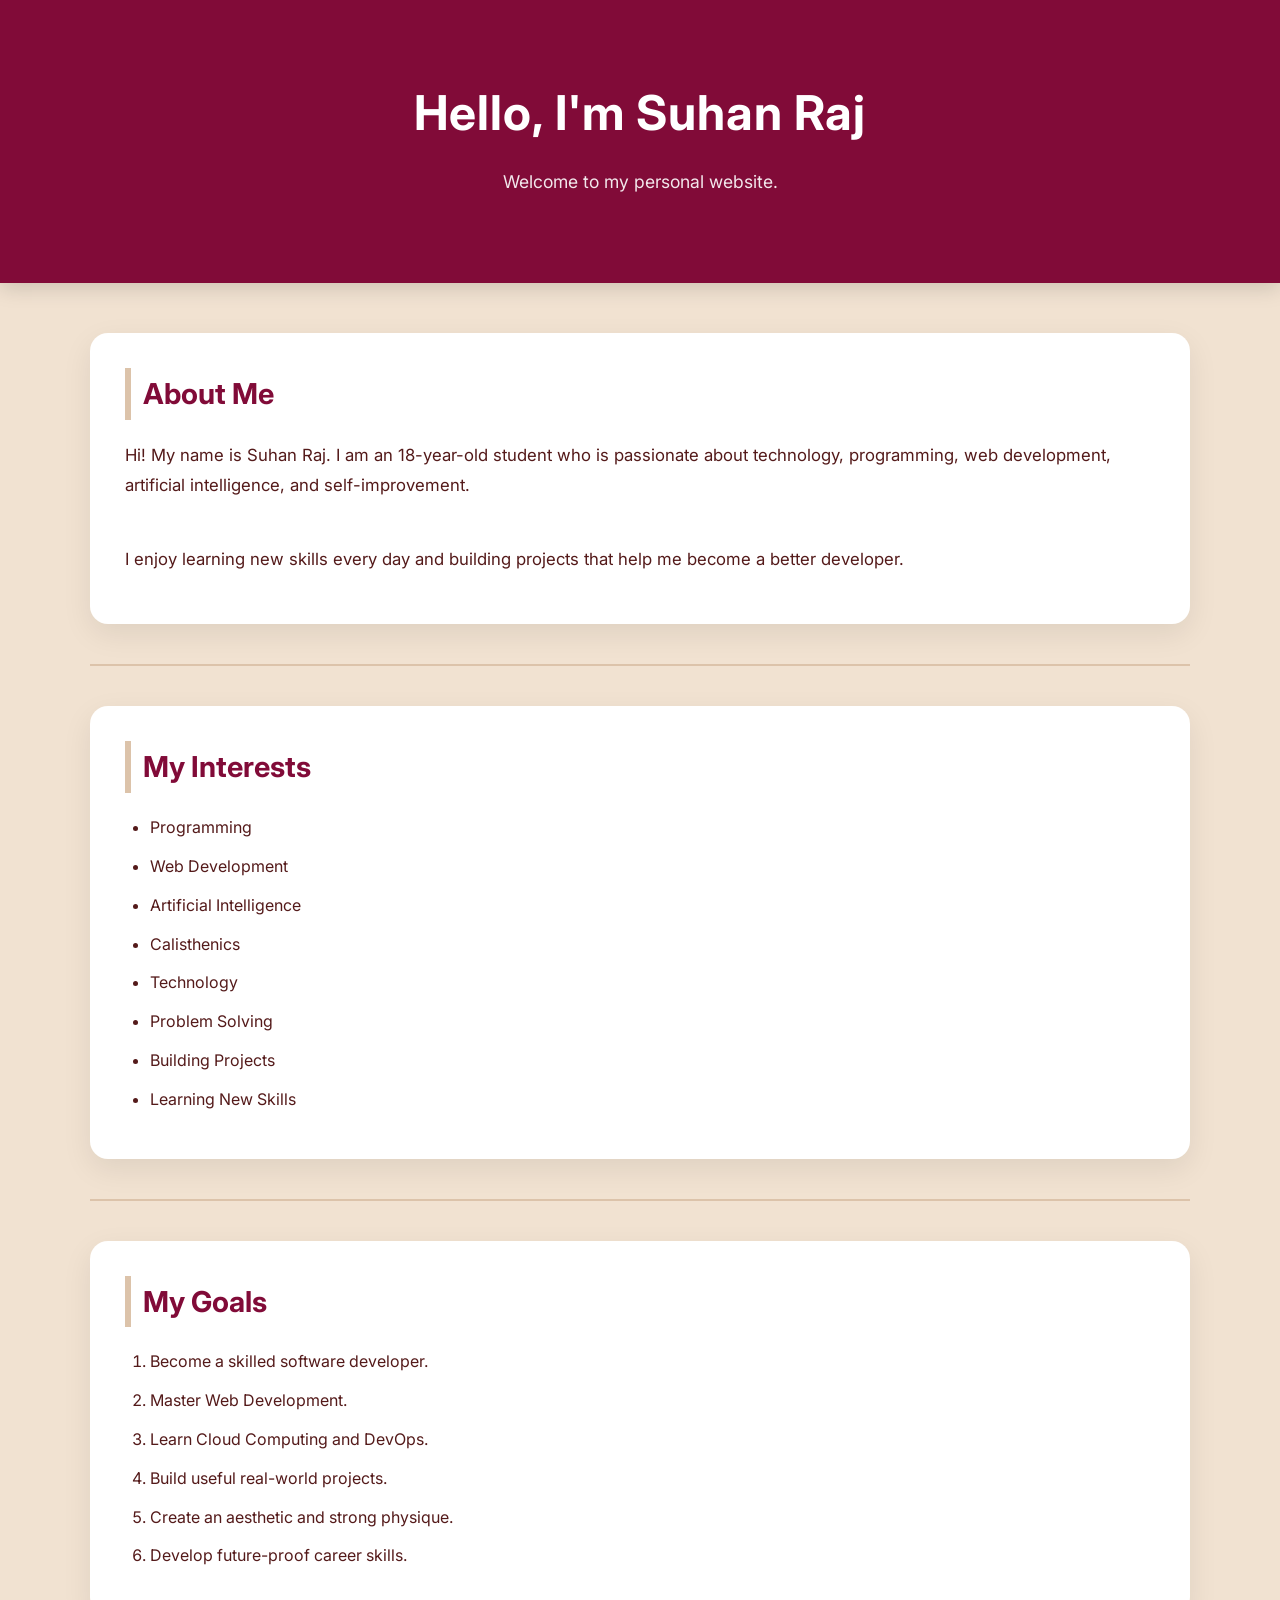
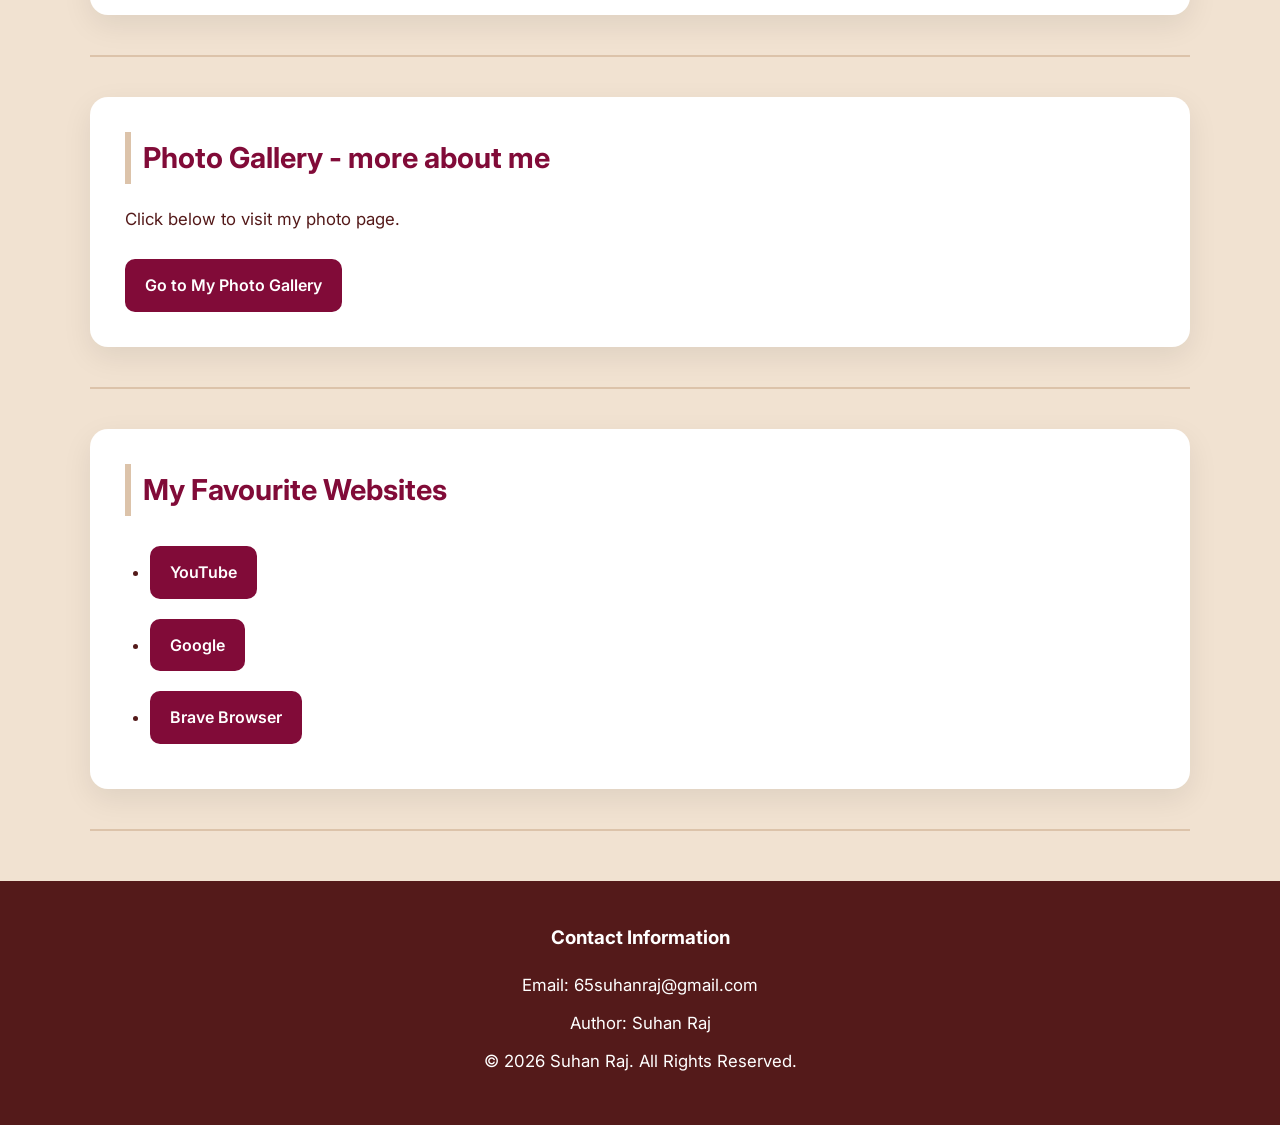
<file: index.html>
<!DOCTYPE html>
<html lang="en">

<head>
    <meta charset="UTF-8">
    <meta name="viewport" content="width=device-width, initial-scale=1.0">
    <title>Suhan Raj | Personal Website</title>

    <link rel="stylesheet" href="style.css">
</head>

<body>

    <header>
        <h1>Hello, I'm Suhan Raj</h1>
        <p>Welcome to my personal website.</p>
    </header>

    <main>

        <section>
            <h2>About Me</h2>

            <p>
                Hi! My name is Suhan Raj. I am an 18-year-old student who is
                passionate about technology, programming, web development,
                artificial intelligence, and self-improvement.
            </p>
            <br>
            <p>
                I enjoy learning new skills every day and building projects
                that help me become a better developer.
            </p>
        </section>

        <hr>

        <section>
            <h2>My Interests</h2>

            <ul>
                <li>Programming</li>
                <li>Web Development</li>
                <li>Artificial Intelligence</li>
                <li>Calisthenics</li>
                <li>Technology</li>
                <li>Problem Solving</li>
                <li>Building Projects</li>
                <li>Learning New Skills</li>
            </ul>
        </section>

        <hr>

        <section>
            <h2>My Goals</h2>

            <ol>
                <li>Become a skilled software developer.</li>
                <li>Master Web Development.</li>
                <li>Learn Cloud Computing and DevOps.</li>
                <li>Build useful real-world projects.</li>
                <li>Create an aesthetic and strong physique.</li>
                <li>Develop future-proof career skills.</li>
            </ol>
        </section>

        <hr>

        <section>
            <h2>Photo Gallery - more about me</h2>

            <p>
                Click below to visit my photo page.
            </p>

            <a href="index2.html">Go to My Photo Gallery</a>
        </section>

        <hr>

        <section>
            <h2>My Favourite Websites</h2>

            <ul>
                <li>
                    <a href="https://www.youtube.com" target="_blank">
                        YouTube
                    </a>
                </li>

                <li>
                    <a href="https://www.google.com" target="_blank">
                        Google
                    </a>
                </li>

                <li>
                    <a href="https://brave.com" target="_blank">
                        Brave Browser
                    </a>
                </li>
            </ul>
        </section>

        <hr>

    </main>

    <footer>
        <h3>Contact Information</h3>

        <p>Email: 65suhanraj@gmail.com</p>

        <p>Author: Suhan Raj</p>

        <p>© 2026 Suhan Raj. All Rights Reserved.</p>
    </footer>

</body>

</html>
</file>
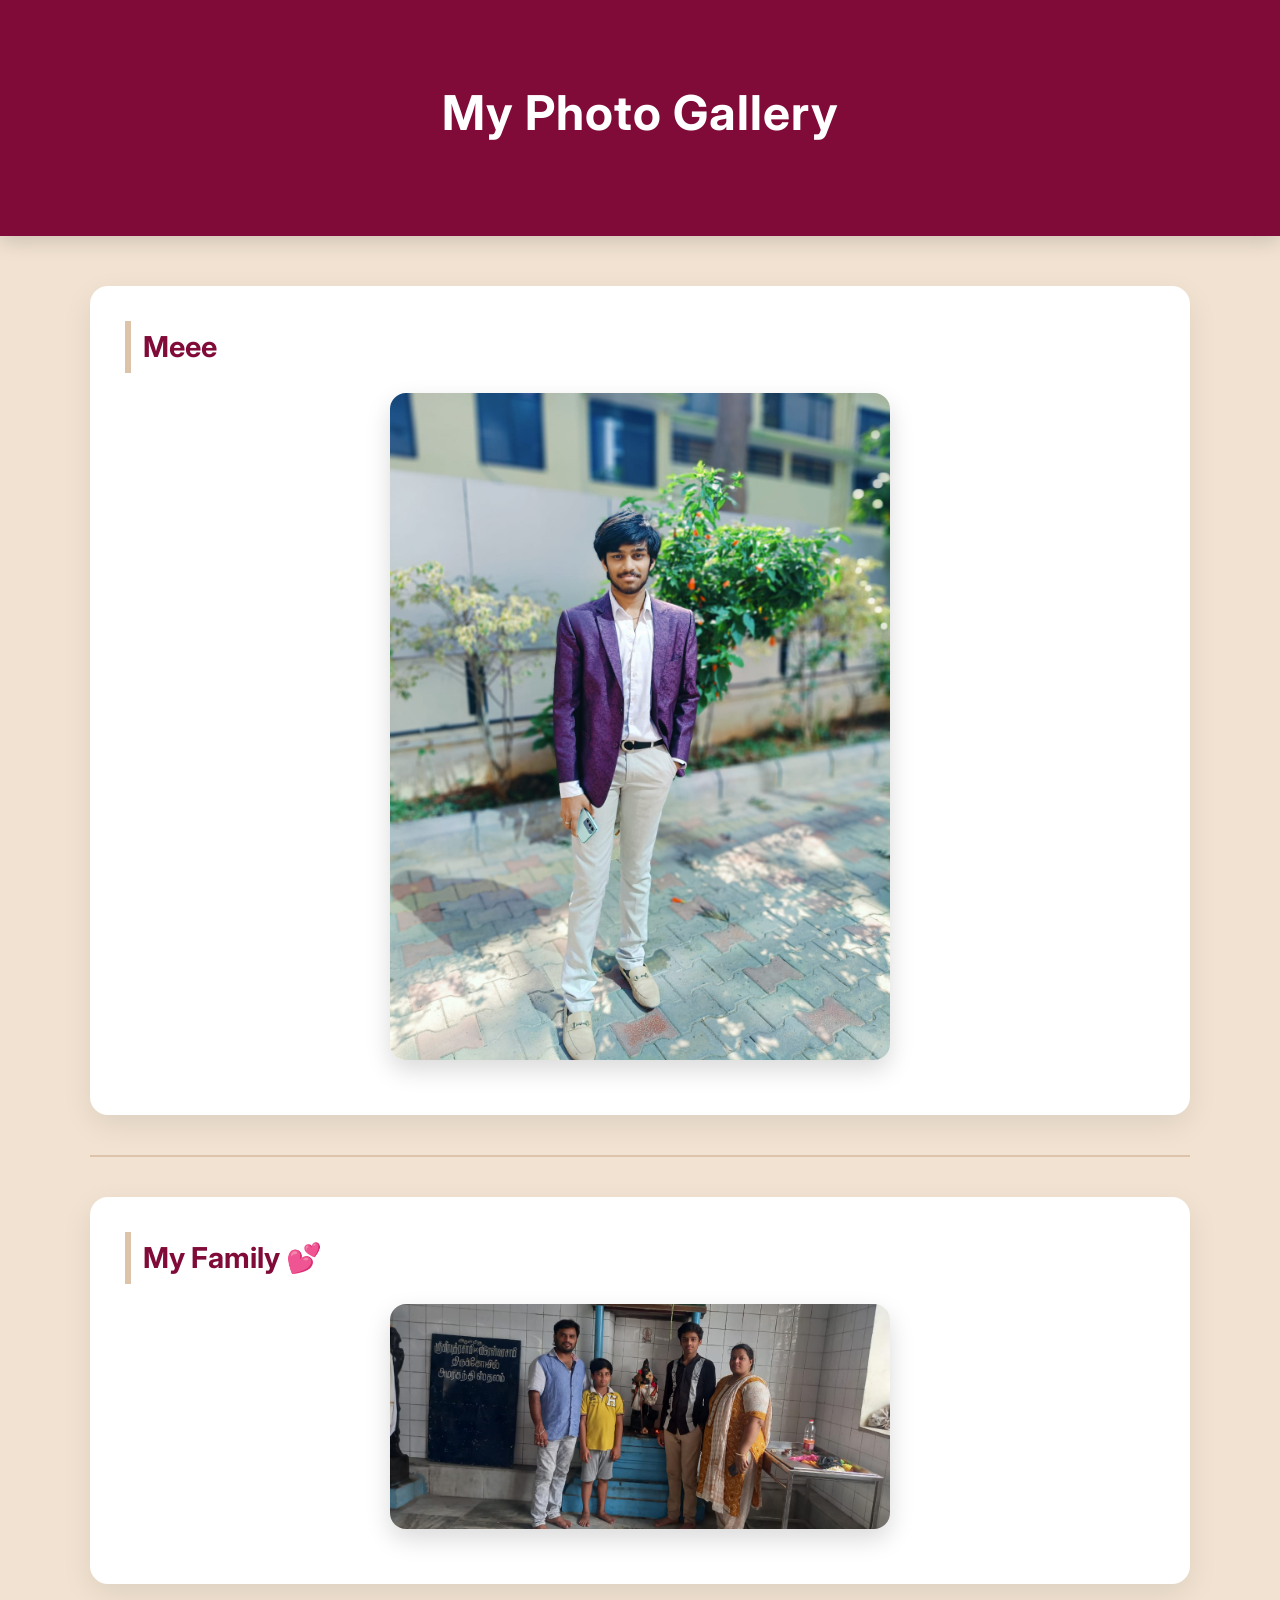
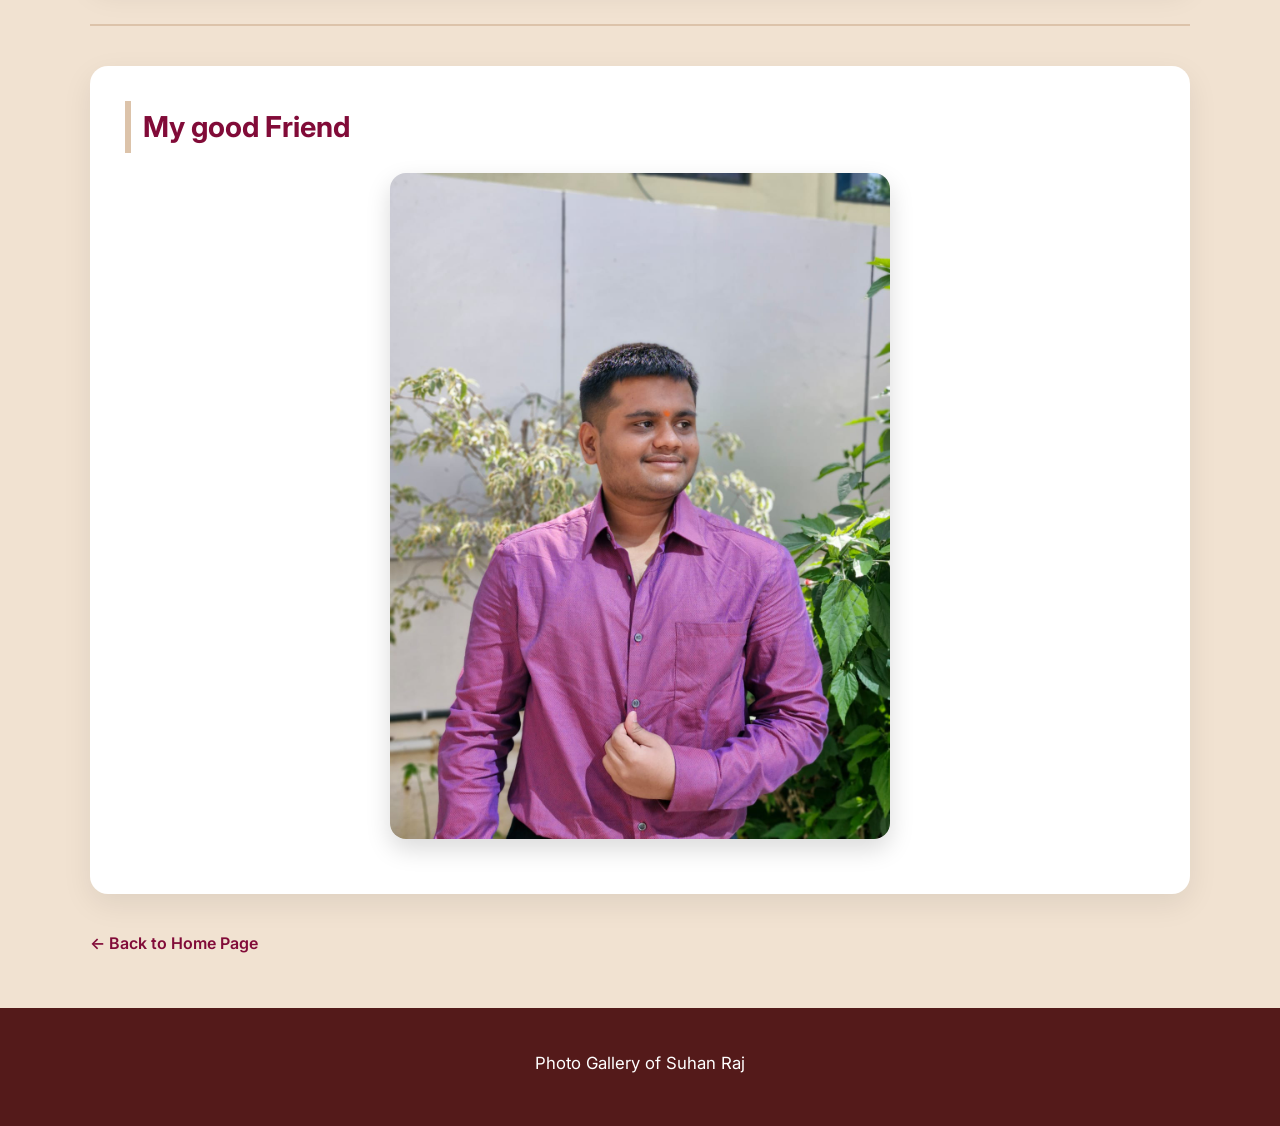
<file: index2.html>
<!DOCTYPE html>
<html lang="en">

<head>
    <meta charset="UTF-8">
    <meta name="viewport" content="width=device-width, initial-scale=1.0">
    <title>Photo Gallery</title>

    <link rel="stylesheet" href="style.css">
</head>

<body>

    <header>
        <h1>My Photo Gallery</h1>
    </header>

    <main>

        <section>
            <h2>Meee</h2>

            <img src="suhan.jpeg"
                alt="Suhan Raj"
                width="300">
        </section>

        <hr>

        <section>
            <h2>My Family 💕</h2>

            <img src="family.jpeg"
                alt="Friend"
                width="300">
        </section>

        <hr>

        <section>
            <h2>My good Friend</h2>

            <img src="hemanth.jpeg"
                alt="Friend"
                width="300">
        </section>

        <a href="index.html">← Back to Home Page</a>

    </main>

    <footer>
        <p>Photo Gallery of Suhan Raj</p>
    </footer>

</body>

</html>
</file>
<file: style.css>
/* =========================
   GOOGLE FONT IMPORT
========================= */

@import url('https://fonts.googleapis.com/css2?family=Inter:wght@300;400;500;600;700&display=swap');


/* =========================
   GLOBAL STYLING
========================= */

*{
    margin:0;
    padding:0;
    box-sizing:border-box;
}

html{
    scroll-behavior:smooth;
}

body{
    font-family:'Inter',sans-serif;
    background:#F1E2D1;
    color:#541A1A;
    line-height:1.8;
}


/* =========================
   HEADER
========================= */

header{
    background:#810B38;
    color:white;
    text-align:center;
    padding:70px 20px;

    box-shadow:0 5px 20px rgba(0,0,0,0.15);
}

header h1{
    font-size:3rem;
    margin-bottom:10px;
    letter-spacing:1px;
}

header p{
    font-size:1.1rem;
    opacity:0.9;
}


/* =========================
   MAIN CONTENT
========================= */

main{
    width:90%;
    max-width:1100px;
    margin:50px auto;
}


/* =========================
   SECTIONS
========================= */

section{
    background:white;

    margin-bottom:35px;

    padding:35px;

    border-radius:18px;

    box-shadow:
    0 10px 30px rgba(0,0,0,0.08);

    transition:0.3s ease;
}

section:hover{
    transform:translateY(-5px);
}

section h2{
    color:#810B38;

    margin-bottom:20px;

    border-left:6px solid #DCC3AA;

    padding-left:12px;

    font-size:1.8rem;
}


/* =========================
   TEXT
========================= */

p{
    margin-bottom:15px;
    font-size:1.05rem;
}

ul,
ol{
    margin-left:25px;
}

li{
    margin-bottom:10px;
}


/* =========================
   LINKS
========================= */

a{
    text-decoration:none;

    color:#810B38;

    font-weight:600;

    transition:0.3s;
}

a:hover{
    color:#541A1A;
}


/* =========================
   BUTTON STYLE LINKS
========================= */

section a{
    display:inline-block;

    margin-top:10px;

    background:#810B38;

    color:white;

    padding:12px 20px;

    border-radius:10px;
}

section a:hover{
    background:#541A1A;
}


/* =========================
   IMAGES
========================= */

img{
    width:100%;
    max-width:500px;

    display:block;

    margin:20px auto;

    border-radius:16px;

    box-shadow:
    0 10px 25px rgba(0,0,0,0.15);

    transition:0.3s;
}

img:hover{
    transform:scale(1.02);
}


/* =========================
   HORIZONTAL LINE
========================= */

hr{
    border:none;
    height:2px;
    background:#DCC3AA;
    margin:40px 0;
}


/* =========================
   FOOTER
========================= */

footer{
    background:#541A1A;

    color:white;

    text-align:center;

    padding:40px 20px;

    margin-top:50px;
}

footer h3{
    margin-bottom:15px;
}

footer p{
    margin-bottom:8px;
}


/* =========================
   SCROLLBAR
========================= */

::-webkit-scrollbar{
    width:10px;
}

::-webkit-scrollbar-track{
    background:#F1E2D1;
}

::-webkit-scrollbar-thumb{
    background:#810B38;
    border-radius:20px;
}

::-webkit-scrollbar-thumb:hover{
    background:#541A1A;
}


/* =========================
   RESPONSIVE DESIGN
========================= */

@media(max-width:768px){

    header h1{
        font-size:2.2rem;
    }

    section{
        padding:25px;
    }

    section h2{
        font-size:1.5rem;
    }
}
</file>
